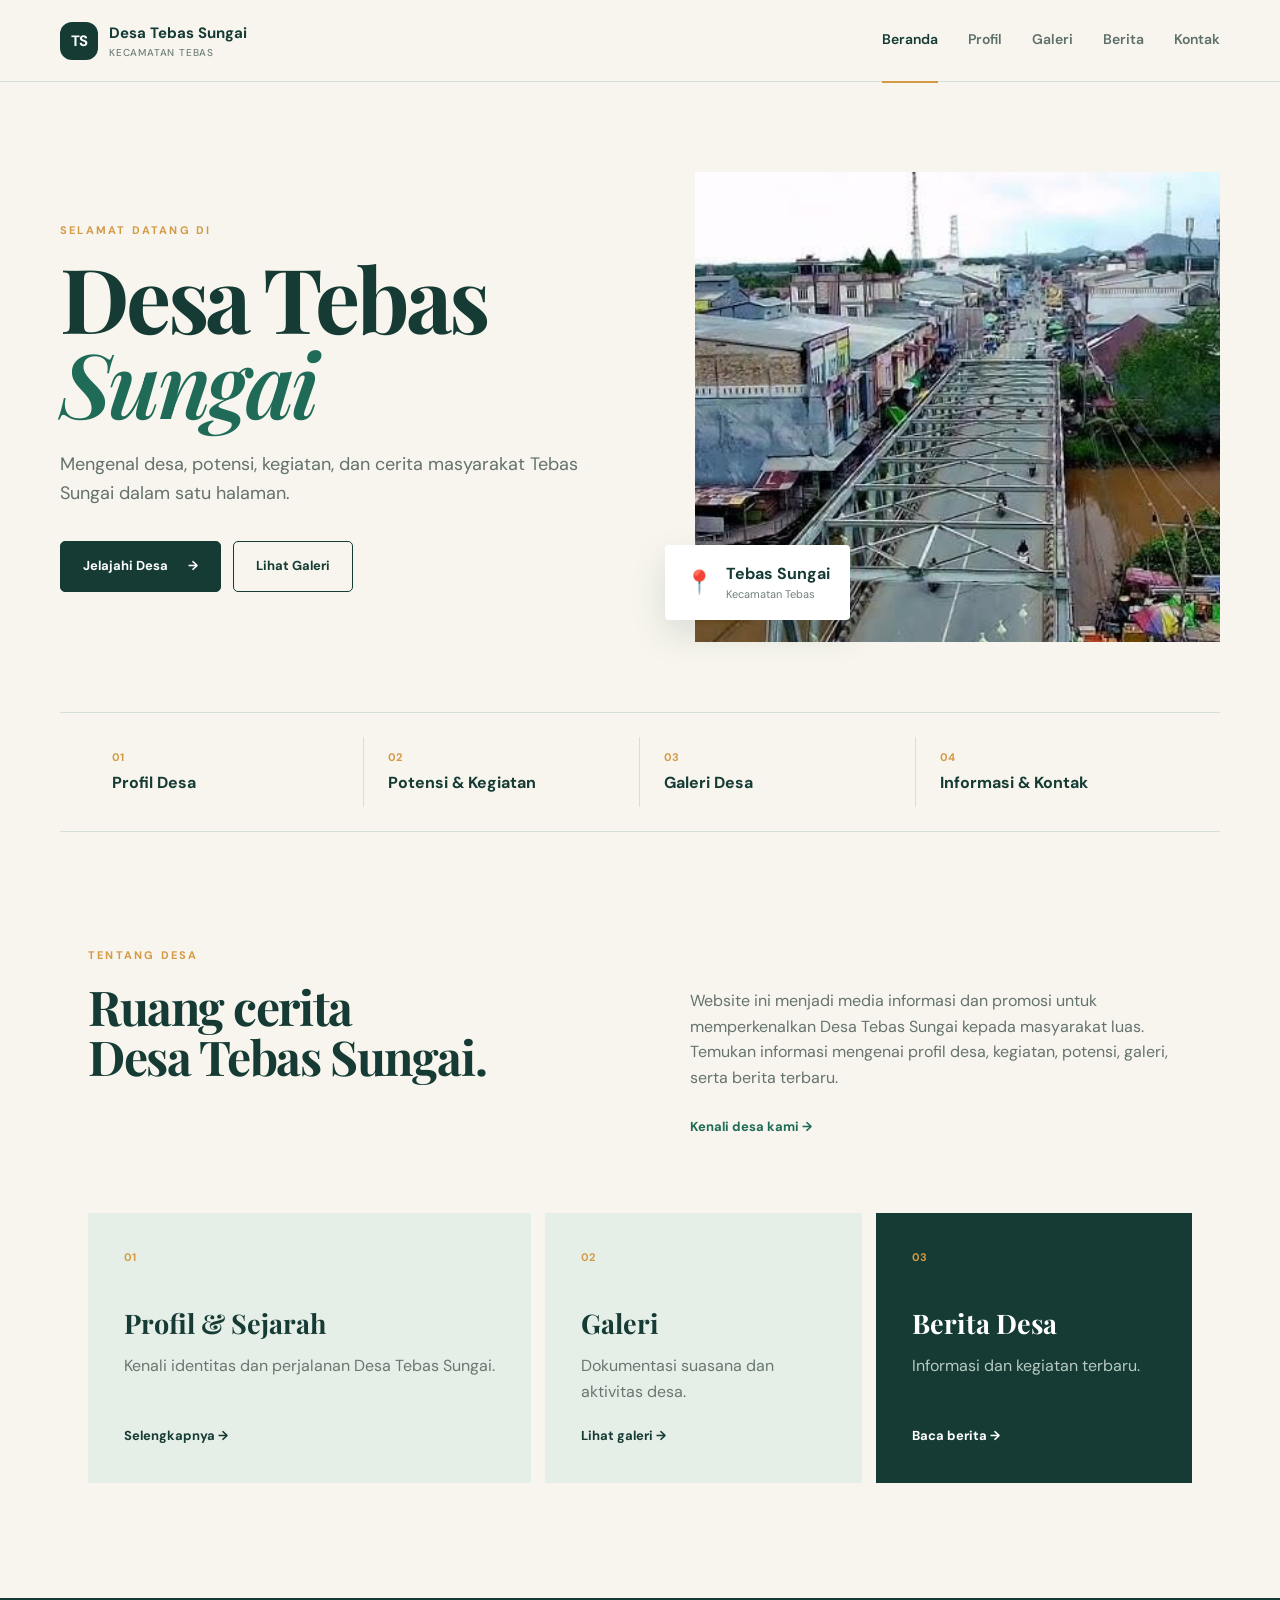
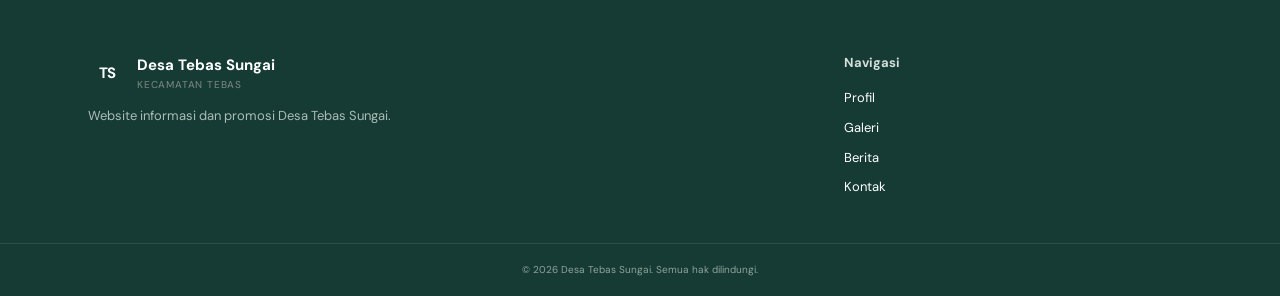
<file: index.html>
<!DOCTYPE html>
<html lang="id">
<head>
  <meta charset="UTF-8">
  <meta name="viewport" content="width=device-width, initial-scale=1.0">
  <title>Desa Tebas Sungai | Beranda</title>
  <meta name="description" content="Website promosi Desa Tebas Sungai, Kecamatan Tebas.">
  <link rel="stylesheet" href="style.css">
</head>
<body>
<header class="navbar">
  <a class="brand" href="index.html"><span class="brand-mark">TS</span><span>Desa Tebas Sungai<small>Kecamatan Tebas</small></span></a>
  <button class="menu-toggle" aria-label="Buka menu">☰</button>
  <nav>
    <a class="active" href="index.html">Beranda</a>
    <a href="profil.html">Profil</a>
    <a href="galeri.html">Galeri</a>
    <a href="berita.html">Berita</a>
    <a href="kontak.html">Kontak</a>
  </nav>
</header>

<main>
<section class="hero">
  <div class="hero-content">
    <p class="eyebrow">SELAMAT DATANG DI</p>
    <h1>Desa Tebas<br><em>Sungai</em></h1>
    <p class="lead">Mengenal desa, potensi, kegiatan, dan cerita masyarakat Tebas Sungai dalam satu halaman.</p>
    <div class="hero-actions">
      <a class="btn primary" href="profil.html">Jelajahi Desa <span>→</span></a>
      <a class="btn ghost" href="galeri.html">Lihat Galeri</a>
    </div>
  </div>
  <div class="hero-card">
    <div class="hero-image-placeholder"><img src="hero-desa.jpg" alt="Pemandangan Desa Tebas Sungai"></div>
    <div class="floating-info"><span>📍</span><div><b>Tebas Sungai</b><small>Kecamatan Tebas</small></div></div>
  </div>
</section>

<section class="stats wrap">
  <div><strong>01</strong><span>Profil Desa</span></div>
  <div><strong>02</strong><span>Potensi & Kegiatan</span></div>
  <div><strong>03</strong><span>Galeri Desa</span></div>
  <div><strong>04</strong><span>Informasi & Kontak</span></div>
</section>

<section class="section wrap intro">
  <div>
    <p class="eyebrow">TENTANG DESA</p>
    <h2>Ruang cerita<br>Desa Tebas Sungai.</h2>
  </div>
  <div class="section-copy">
    <p>Website ini menjadi media informasi dan promosi untuk memperkenalkan Desa Tebas Sungai kepada masyarakat luas. Temukan informasi mengenai profil desa, kegiatan, potensi, galeri, serta berita terbaru.</p>
    <a class="text-link" href="profil.html">Kenali desa kami →</a>
  </div>
</section>

<section class="feature wrap">
  <article class="feature-card large"><span>01</span><h3>Profil & Sejarah</h3><p>Kenali identitas dan perjalanan Desa Tebas Sungai.</p><a href="profil.html">Selengkapnya →</a></article>
  <article class="feature-card"><span>02</span><h3>Galeri</h3><p>Dokumentasi suasana dan aktivitas desa.</p><a href="galeri.html">Lihat galeri →</a></article>
  <article class="feature-card dark"><span>03</span><h3>Berita Desa</h3><p>Informasi dan kegiatan terbaru.</p><a href="berita.html">Baca berita →</a></article>
</section>
</main>

<footer><div class="wrap footer-grid"><div><div class="brand footer-brand"><span class="brand-mark">TS</span><span>Desa Tebas Sungai<small>Kecamatan Tebas</small></span></div><p>Website informasi dan promosi Desa Tebas Sungai.</p></div><div><b>Navigasi</b><a href="profil.html">Profil</a><a href="galeri.html">Galeri</a><a href="berita.html">Berita</a><a href="kontak.html">Kontak</a></div></div><div class="copyright">© 2026 Desa Tebas Sungai. Semua hak dilindungi.</div></footer>
<script src="script.js"></script>
</body>
</html>
</file>
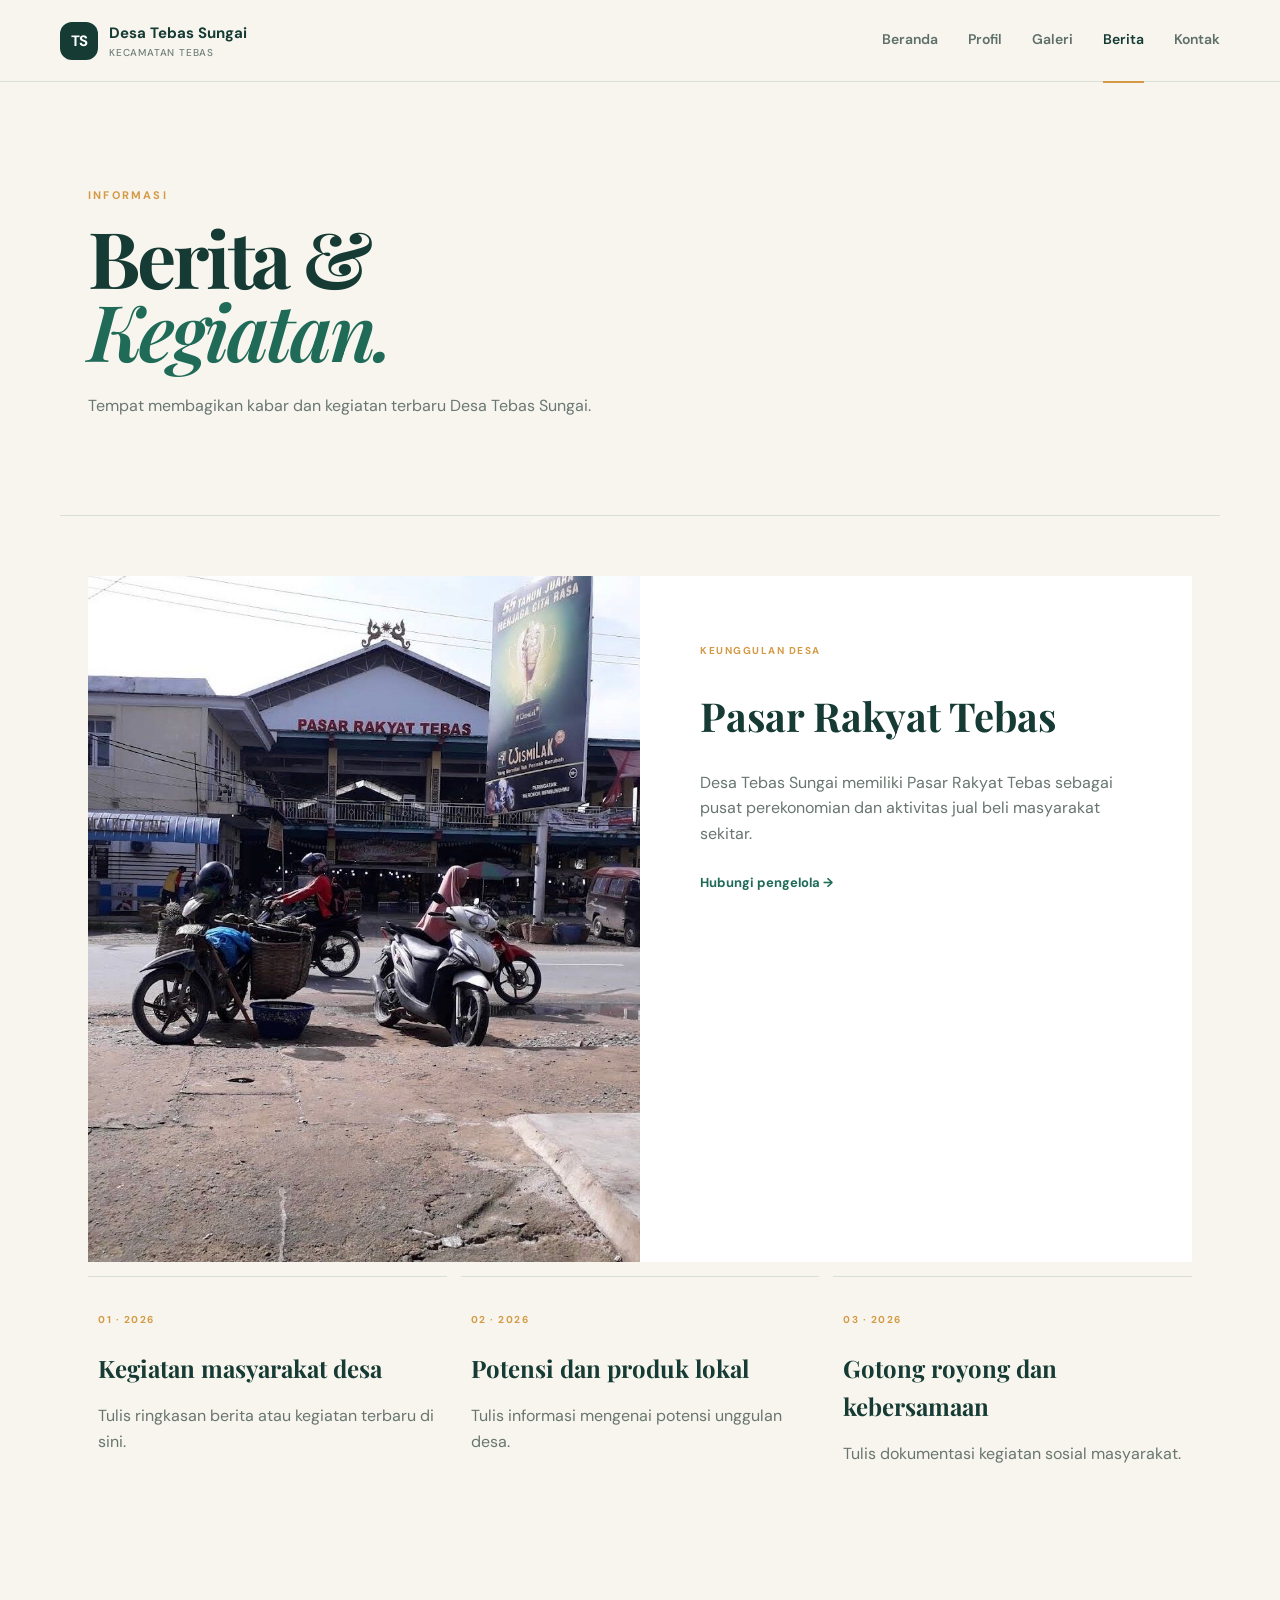
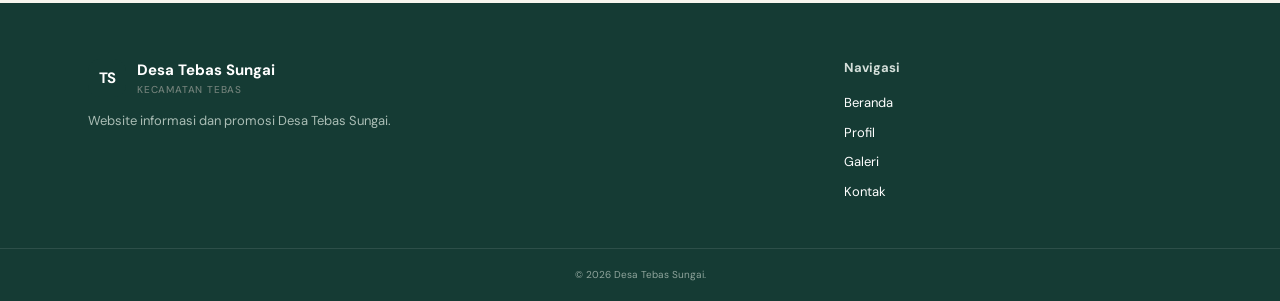
<file: berita.html>
<!DOCTYPE html>
<html lang="id">
<head><meta charset="UTF-8"><meta name="viewport" content="width=device-width, initial-scale=1.0"><title>Berita | Desa Tebas Sungai</title><link rel="stylesheet" href="style.css"></head>
<body>
<header class="navbar"><a class="brand" href="index.html"><span class="brand-mark">TS</span><span>Desa Tebas Sungai<small>Kecamatan Tebas</small></span></a><button class="menu-toggle">☰</button><nav><a href="index.html">Beranda</a><a href="profil.html">Profil</a><a href="galeri.html">Galeri</a><a class="active" href="berita.html">Berita</a><a href="kontak.html">Kontak</a></nav></header>
<main>
<section class="page-hero wrap"><p class="eyebrow">INFORMASI</p><h1>Berita &<br><em>Kegiatan.</em></h1><p>Tempat membagikan kabar dan kegiatan terbaru Desa Tebas Sungai.</p></section>
<section class="news wrap">
<article class="news-card featured"><div class="news-image"><img src="berita-pasar-rakyat-tebas.jpg" alt="Pasar Rakyat Tebas"></div><div class="news-body"><span class="tag">KEUNGGULAN DESA</span><h2>Pasar Rakyat Tebas</h2><p>Desa Tebas Sungai memiliki Pasar Rakyat Tebas sebagai pusat perekonomian dan aktivitas jual beli masyarakat sekitar.</p><a class="text-link" href="kontak.html">Hubungi pengelola →</a></div></article>
<div class="news-list">
<article><span class="date">01 · 2026</span><h3>Kegiatan masyarakat desa</h3><p>Tulis ringkasan berita atau kegiatan terbaru di sini.</p></article>
<article><span class="date">02 · 2026</span><h3>Potensi dan produk lokal</h3><p>Tulis informasi mengenai potensi unggulan desa.</p></article>
<article><span class="date">03 · 2026</span><h3>Gotong royong dan kebersamaan</h3><p>Tulis dokumentasi kegiatan sosial masyarakat.</p></article>
</div>
</section>
</main>
<footer><div class="wrap footer-grid"><div><div class="brand footer-brand"><span class="brand-mark">TS</span><span>Desa Tebas Sungai<small>Kecamatan Tebas</small></span></div><p>Website informasi dan promosi Desa Tebas Sungai.</p></div><div><b>Navigasi</b><a href="index.html">Beranda</a><a href="profil.html">Profil</a><a href="galeri.html">Galeri</a><a href="kontak.html">Kontak</a></div></div><div class="copyright">© 2026 Desa Tebas Sungai.</div></footer><script src="script.js"></script></body></html>
</file>
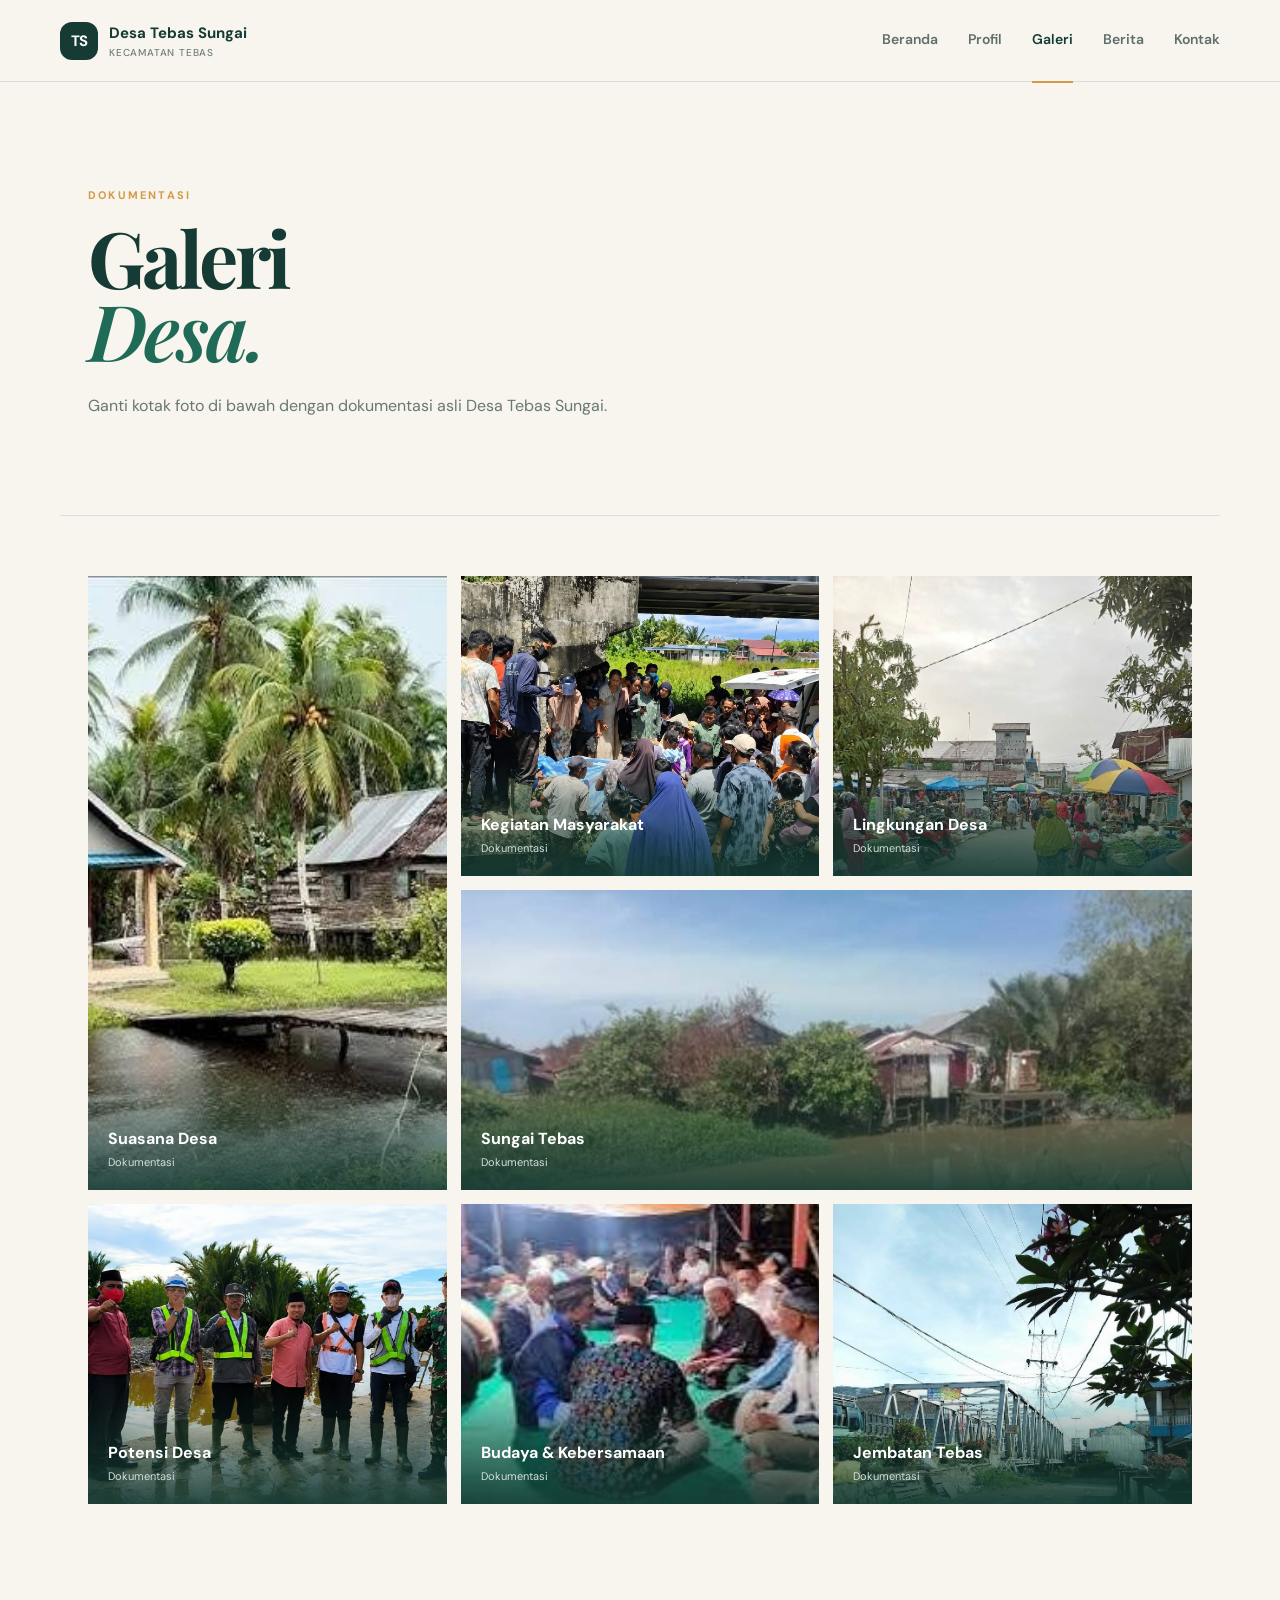
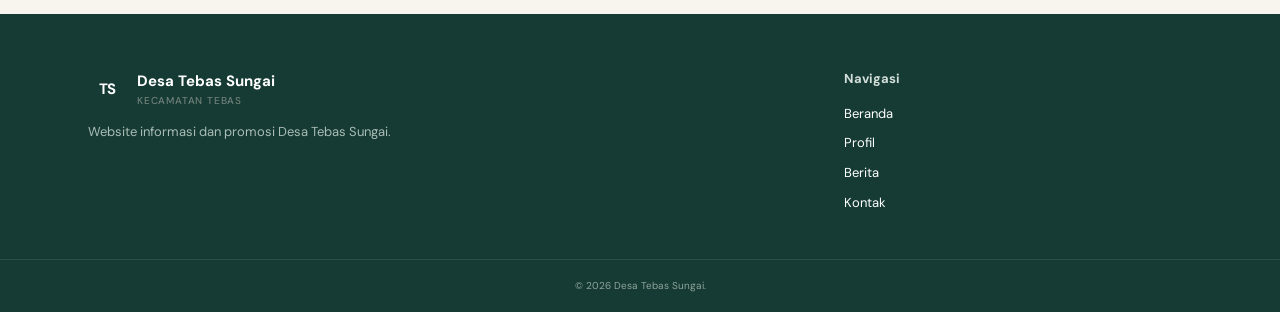
<file: galeri.html>
<!DOCTYPE html>
<html lang="id">
<head><meta charset="UTF-8"><meta name="viewport" content="width=device-width, initial-scale=1.0"><title>Galeri | Desa Tebas Sungai</title><link rel="stylesheet" href="style.css"></head>
<body>
<header class="navbar"><a class="brand" href="index.html"><span class="brand-mark">TS</span><span>Desa Tebas Sungai<small>Kecamatan Tebas</small></span></a><button class="menu-toggle">☰</button><nav><a href="index.html">Beranda</a><a href="profil.html">Profil</a><a class="active" href="galeri.html">Galeri</a><a href="berita.html">Berita</a><a href="kontak.html">Kontak</a></nav></header>
<main>
<section class="page-hero wrap"><p class="eyebrow">DOKUMENTASI</p><h1>Galeri<br><em>Desa.</em></h1><p>Ganti kotak foto di bawah dengan dokumentasi asli Desa Tebas Sungai.</p></section>
<section class="gallery wrap">
  <div class="gallery-item tall"><div class="photo"><img src="gallery-suasana-desa.jpg" alt="Suasana Desa Tebas Sungai"></div><div><b>Suasana Desa</b><span>Dokumentasi</span></div></div>
  <div class="gallery-item"><div class="photo"><img src="gallery-kegiatan-masyarakat.jpg" alt="Kegiatan Masyarakat Desa Tebas Sungai"></div><div><b>Kegiatan Masyarakat</b><span>Dokumentasi</span></div></div>
  <div class="gallery-item"><div class="photo"><img src="gallery-lingkungan-desa.jpg" alt="Lingkungan Desa Tebas Sungai"></div><div><b>Lingkungan Desa</b><span>Dokumentasi</span></div></div>
  <div class="gallery-item wide"><div class="photo"><img src="gallery-sungai-tebas.jpg" alt="Sungai Tebas"></div><div><b>Sungai Tebas</b><span>Dokumentasi</span></div></div>
  <div class="gallery-item"><div class="photo"><img src="gallery-potensi-desa.jpg" alt="Potensi Desa Tebas Sungai"></div><div><b>Potensi Desa</b><span>Dokumentasi</span></div></div>
  <div class="gallery-item"><div class="photo"><img src="gallery-budaya-kebersamaan.jpg" alt="Budaya dan Kebersamaan Desa Tebas Sungai"></div><div><b>Budaya & Kebersamaan</b><span>Dokumentasi</span></div></div>
  <div class="gallery-item"><div class="photo"><img src="gallery-jembatan-tebas.jpg" alt="Jembatan Tebas"></div><div><b>Jembatan Tebas</b><span>Dokumentasi</span></div></div>
</section>
</main>
<footer><div class="wrap footer-grid"><div><div class="brand footer-brand"><span class="brand-mark">TS</span><span>Desa Tebas Sungai<small>Kecamatan Tebas</small></span></div><p>Website informasi dan promosi Desa Tebas Sungai.</p></div><div><b>Navigasi</b><a href="index.html">Beranda</a><a href="profil.html">Profil</a><a href="berita.html">Berita</a><a href="kontak.html">Kontak</a></div></div><div class="copyright">© 2026 Desa Tebas Sungai.</div></footer><script src="script.js"></script></body></html>
</file>
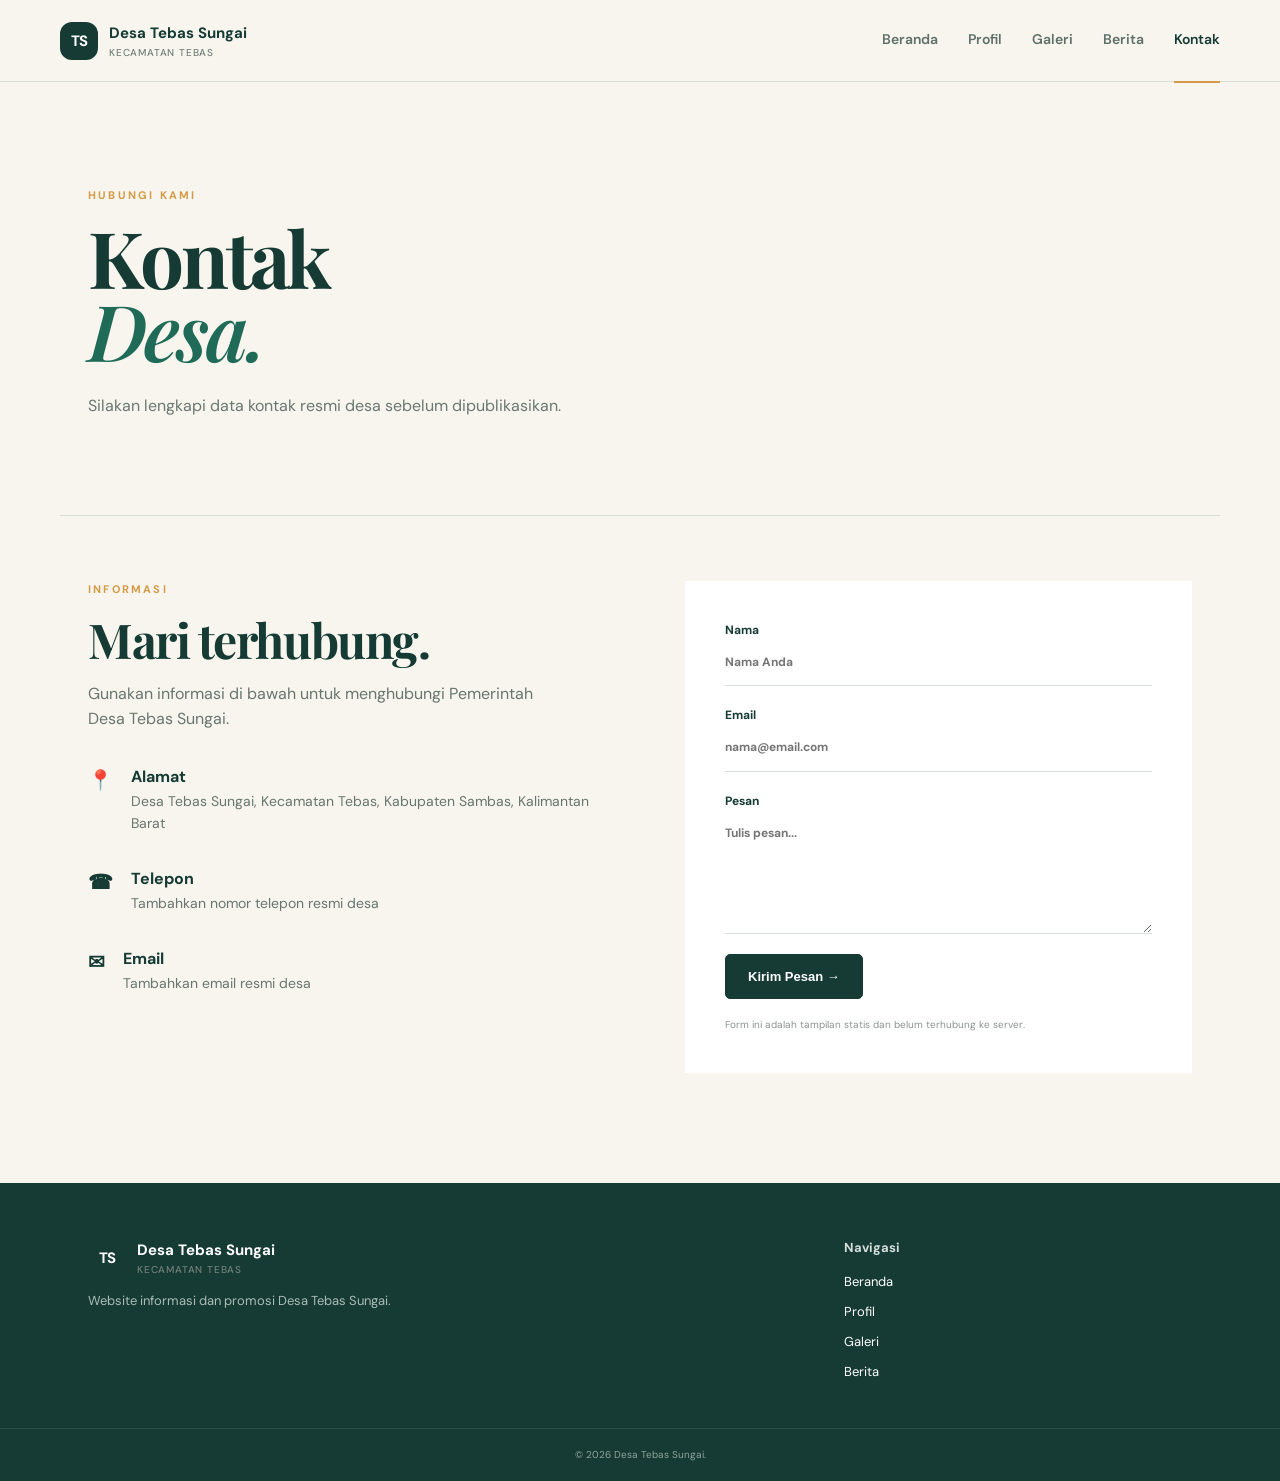
<file: kontak.html>
<!DOCTYPE html>
<html lang="id">
<head><meta charset="UTF-8"><meta name="viewport" content="width=device-width, initial-scale=1.0"><title>Kontak | Desa Tebas Sungai</title><link rel="stylesheet" href="style.css"></head>
<body>
<header class="navbar"><a class="brand" href="index.html"><span class="brand-mark">TS</span><span>Desa Tebas Sungai<small>Kecamatan Tebas</small></span></a><button class="menu-toggle">☰</button><nav><a href="index.html">Beranda</a><a href="profil.html">Profil</a><a href="galeri.html">Galeri</a><a href="berita.html">Berita</a><a class="active" href="kontak.html">Kontak</a></nav></header>
<main>
<section class="page-hero wrap"><p class="eyebrow">HUBUNGI KAMI</p><h1>Kontak<br><em>Desa.</em></h1><p>Silakan lengkapi data kontak resmi desa sebelum dipublikasikan.</p></section>
<section class="contact wrap">
<div class="contact-info"><p class="eyebrow">INFORMASI</p><h2>Mari terhubung.</h2><p>Gunakan informasi di bawah untuk menghubungi Pemerintah Desa Tebas Sungai.</p><div class="contact-row"><b>📍</b><div><strong>Alamat</strong><span>Desa Tebas Sungai, Kecamatan Tebas, Kabupaten Sambas, Kalimantan Barat</span></div></div><div class="contact-row"><b>☎</b><div><strong>Telepon</strong><span>Tambahkan nomor telepon resmi desa</span></div></div><div class="contact-row"><b>✉</b><div><strong>Email</strong><span>Tambahkan email resmi desa</span></div></div></div>
<form class="contact-form" onsubmit="return false"><label>Nama<input type="text" placeholder="Nama Anda"></label><label>Email<input type="email" placeholder="nama@email.com"></label><label>Pesan<textarea rows="5" placeholder="Tulis pesan..."></textarea></label><button class="btn primary" type="submit">Kirim Pesan →</button><small>Form ini adalah tampilan statis dan belum terhubung ke server.</small></form>
</section>
</main>
<footer><div class="wrap footer-grid"><div><div class="brand footer-brand"><span class="brand-mark">TS</span><span>Desa Tebas Sungai<small>Kecamatan Tebas</small></span></div><p>Website informasi dan promosi Desa Tebas Sungai.</p></div><div><b>Navigasi</b><a href="index.html">Beranda</a><a href="profil.html">Profil</a><a href="galeri.html">Galeri</a><a href="berita.html">Berita</a></div></div><div class="copyright">© 2026 Desa Tebas Sungai.</div></footer><script src="script.js"></script></body></html>
</file>
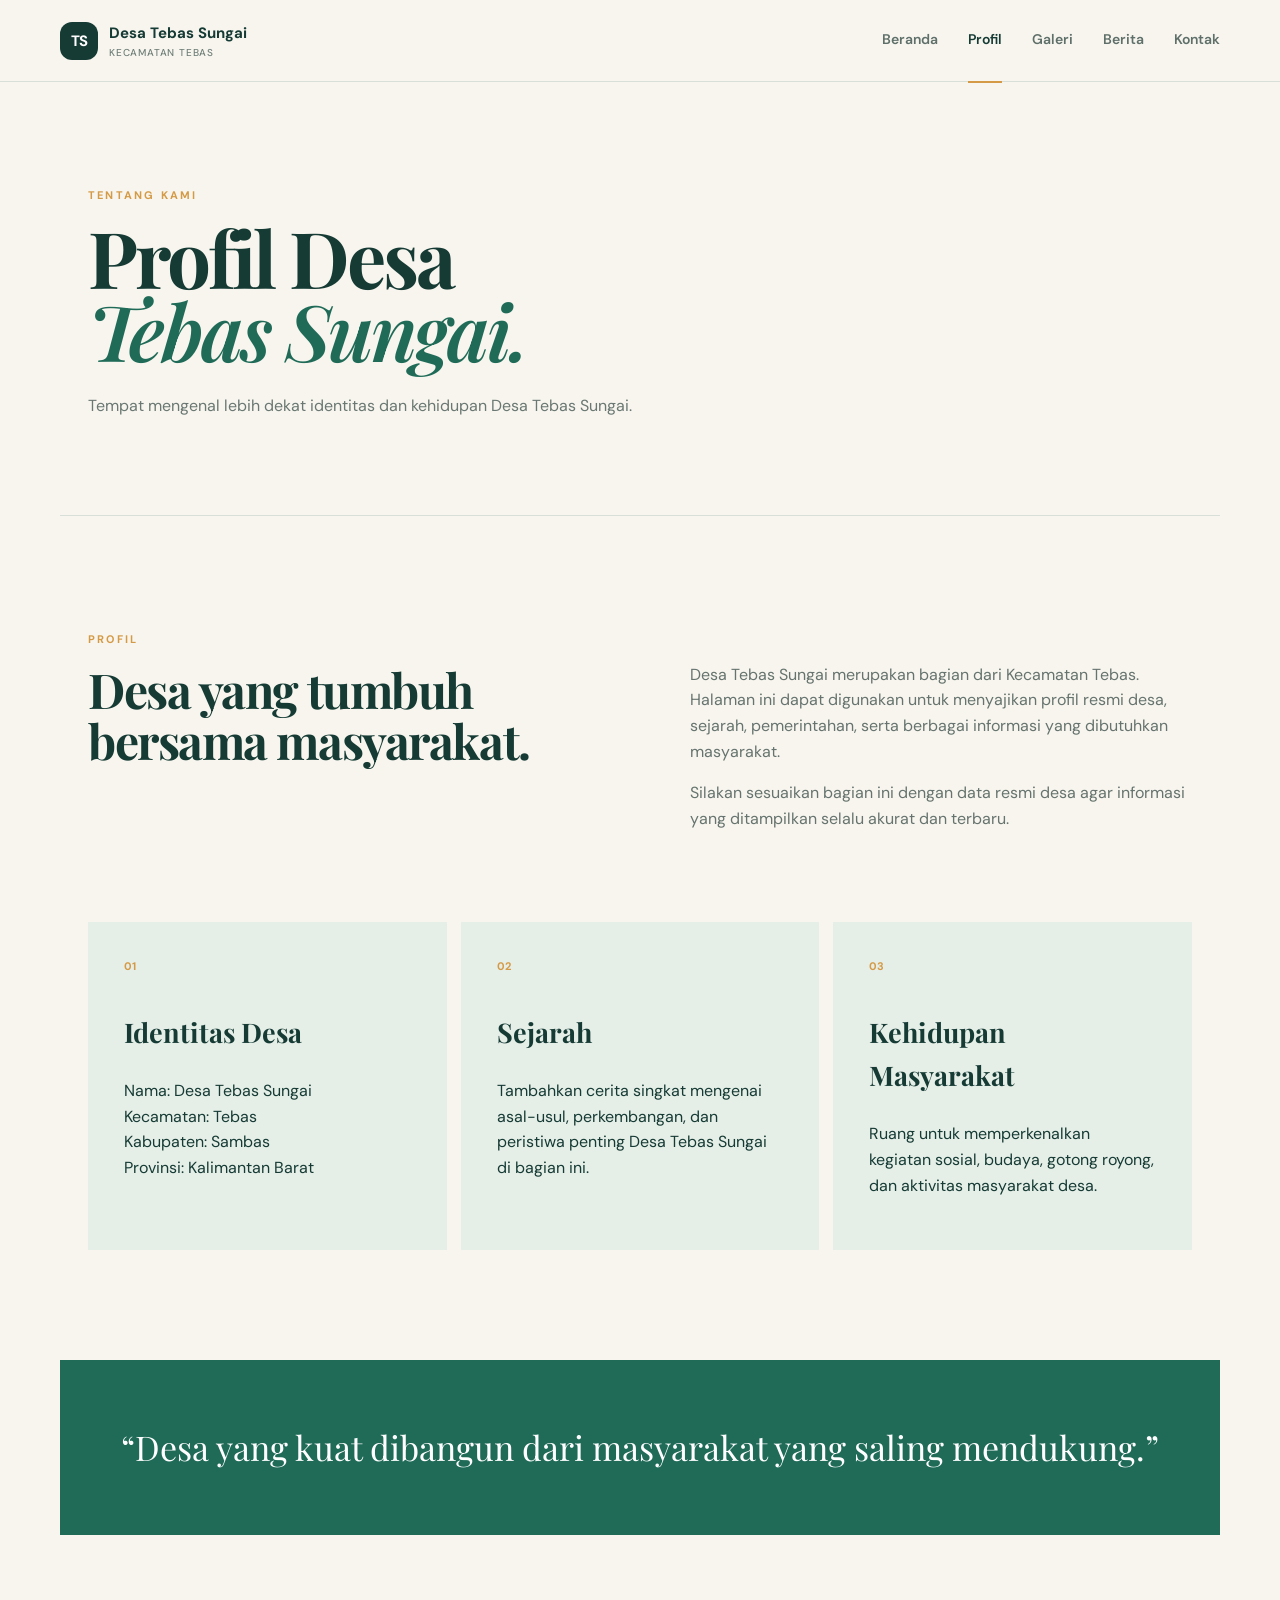
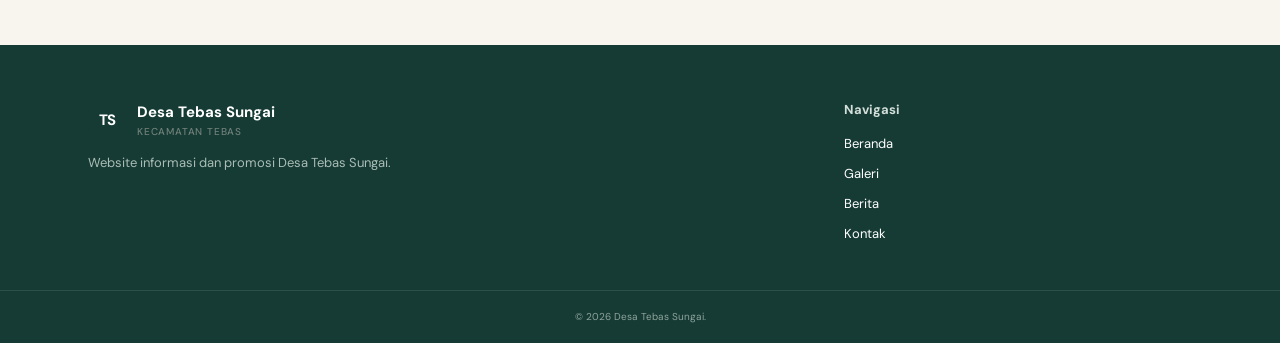
<file: profil.html>
<!DOCTYPE html>
<html lang="id">
<head><meta charset="UTF-8"><meta name="viewport" content="width=device-width, initial-scale=1.0"><title>Profil | Desa Tebas Sungai</title><link rel="stylesheet" href="style.css"></head>
<body>
<header class="navbar"><a class="brand" href="index.html"><span class="brand-mark">TS</span><span>Desa Tebas Sungai<small>Kecamatan Tebas</small></span></a><button class="menu-toggle">☰</button><nav><a href="index.html">Beranda</a><a class="active" href="profil.html">Profil</a><a href="galeri.html">Galeri</a><a href="berita.html">Berita</a><a href="kontak.html">Kontak</a></nav></header>
<main>
<section class="page-hero wrap"><p class="eyebrow">TENTANG KAMI</p><h1>Profil Desa<br><em>Tebas Sungai.</em></h1><p>Tempat mengenal lebih dekat identitas dan kehidupan Desa Tebas Sungai.</p></section>
<section class="section wrap two-col"><div><p class="eyebrow">PROFIL</p><h2>Desa yang tumbuh bersama masyarakat.</h2></div><div><p>Desa Tebas Sungai merupakan bagian dari Kecamatan Tebas. Halaman ini dapat digunakan untuk menyajikan profil resmi desa, sejarah, pemerintahan, serta berbagai informasi yang dibutuhkan masyarakat.</p><p>Silakan sesuaikan bagian ini dengan data resmi desa agar informasi yang ditampilkan selalu akurat dan terbaru.</p></div></section>
<section class="info-grid wrap"><article><span>01</span><h3>Identitas Desa</h3><p>Nama: Desa Tebas Sungai<br>Kecamatan: Tebas<br>Kabupaten: Sambas<br>Provinsi: Kalimantan Barat</p></article><article><span>02</span><h3>Sejarah</h3><p>Tambahkan cerita singkat mengenai asal-usul, perkembangan, dan peristiwa penting Desa Tebas Sungai di bagian ini.</p></article><article><span>03</span><h3>Kehidupan Masyarakat</h3><p>Ruang untuk memperkenalkan kegiatan sosial, budaya, gotong royong, dan aktivitas masyarakat desa.</p></article></section>
<section class="quote wrap"><p>“Desa yang kuat dibangun dari masyarakat yang saling mendukung.”</p></section>
</main>
<footer><div class="wrap footer-grid"><div><div class="brand footer-brand"><span class="brand-mark">TS</span><span>Desa Tebas Sungai<small>Kecamatan Tebas</small></span></div><p>Website informasi dan promosi Desa Tebas Sungai.</p></div><div><b>Navigasi</b><a href="index.html">Beranda</a><a href="galeri.html">Galeri</a><a href="berita.html">Berita</a><a href="kontak.html">Kontak</a></div></div><div class="copyright">© 2026 Desa Tebas Sungai.</div></footer><script src="script.js"></script></body></html>
</file>
<file: style.css>
@import url('https://fonts.googleapis.com/css2?family=DM+Sans:wght@400;500;600;700&family=Playfair+Display:ital,wght@0,600;0,700;1,600;1,700&display=swap');
:root{--ink:#153b34;--green:#1f6b58;--mint:#dcefe5;--cream:#f7f5ee;--gold:#d49a45;--white:#fff;--line:#d8ded8;--max:1160px}
*{box-sizing:border-box}html{scroll-behavior:smooth}body{margin:0;background:var(--cream);color:var(--ink);font-family:'DM Sans',sans-serif;line-height:1.6}a{text-decoration:none;color:inherit}.wrap{max-width:var(--max);margin:auto;padding-left:28px;padding-right:28px}
.navbar{height:82px;padding:0 max(28px,calc((100% - 1160px)/2));display:flex;align-items:center;justify-content:space-between;background:rgba(247,245,238,.94);backdrop-filter:blur(10px);position:sticky;top:0;z-index:10;border-bottom:1px solid var(--line)}
.brand{display:flex;align-items:center;gap:11px;font-weight:700;font-size:15px}.brand small{display:block;font-size:10px;font-weight:500;color:#718079;letter-spacing:.08em;text-transform:uppercase}.brand-mark{width:38px;height:38px;border-radius:12px;background:var(--ink);color:white;display:grid;place-items:center;font-weight:700;letter-spacing:-.05em}nav{display:flex;gap:30px;font-size:14px;font-weight:600;color:#5f6f69}nav a{padding:30px 0;border-bottom:2px solid transparent}nav a:hover,nav a.active{color:var(--ink);border-bottom-color:var(--gold)}.menu-toggle{display:none;border:0;background:none;font-size:25px;color:var(--ink)}
.hero{max-width:1240px;margin:0 auto;padding:90px 40px 70px;min-height:620px;display:grid;grid-template-columns:1.05fr .95fr;align-items:center;gap:55px}.eyebrow{font-size:11px;letter-spacing:.2em;font-weight:700;color:var(--gold);margin:0 0 16px}.hero h1,.page-hero h1{font-family:'Playfair Display',serif;font-size:clamp(58px,7vw,92px);line-height:.94;margin:0 0 26px;letter-spacing:-.04em}.hero h1 em,.page-hero h1 em,h2 em{color:var(--green);font-weight:600}.lead{font-size:18px;max-width:530px;color:#64716c}.hero-actions{display:flex;gap:12px;margin-top:34px}.btn{display:inline-flex;align-items:center;justify-content:center;gap:20px;padding:14px 22px;border-radius:5px;border:1px solid var(--ink);font-weight:700;font-size:13px}.btn.primary{background:var(--ink);color:white}.btn.primary:hover{background:var(--green)}.btn.ghost{background:transparent}.hero-card{height:470px;position:relative}.hero-image-placeholder,.news-image,.photo{height:100%;display:grid;place-items:center;background:linear-gradient(135deg,#a8cbbd,#e4efe8 55%,#b6d0c4);color:var(--ink);font-family:'Playfair Display',serif;font-size:28px;text-align:center;letter-spacing:.05em;overflow:hidden}
.hero-image-placeholder img,.news-image img,.photo img{width:100%;height:100%;object-fit:cover;display:block}.floating-info{position:absolute;bottom:22px;left:-30px;background:white;padding:16px 20px;display:flex;gap:12px;align-items:center;box-shadow:0 14px 35px #163b3420;border-radius:4px}.floating-info span{font-size:23px}.floating-info small{display:block;color:#718079;font-size:11px}.stats{display:grid;grid-template-columns:repeat(4,1fr);border-top:1px solid var(--line);border-bottom:1px solid var(--line);padding-top:24px;padding-bottom:24px}.stats div{padding:12px 24px;border-right:1px solid var(--line);display:flex;flex-direction:column}.stats div:last-child{border:0}.stats strong{font-size:11px;color:var(--gold)}.stats span{font-weight:700;margin-top:3px}.section{padding-top:115px;padding-bottom:75px}.intro{display:grid;grid-template-columns:1fr 1fr;gap:100px}.section h2,.two-col h2,.contact h2{font-family:'Playfair Display',serif;font-size:48px;line-height:1.05;margin:0;letter-spacing:-.03em}.section-copy{padding-top:25px;color:#65736e;font-size:16px}.text-link{display:inline-block;margin-top:10px;color:var(--green);font-weight:700;font-size:13px}.feature{display:grid;grid-template-columns:1.4fr 1fr 1fr;gap:14px;padding-bottom:115px}.feature-card,.info-grid article{background:#e6eee8;padding:36px;min-height:270px;display:flex;flex-direction:column}.feature-card span,.info-grid span{font-size:11px;color:var(--gold);font-weight:700}.feature-card h3,.info-grid h3{font-family:'Playfair Display',serif;font-size:27px;margin:35px 0 8px}.feature-card p{color:#687871;margin:0}.feature-card a{margin-top:auto;font-size:13px;font-weight:700}.feature-card.dark{background:var(--ink);color:white}.feature-card.dark p{color:#b6c9c2}.page-hero{padding-top:105px;padding-bottom:80px;border-bottom:1px solid var(--line)}.page-hero h1{font-size:clamp(55px,7vw,78px)}.page-hero>p:last-child{max-width:600px;color:#6a7772}.two-col{display:grid;grid-template-columns:1fr 1fr;gap:100px}.two-col>div:last-child{color:#66736e;padding-top:15px}.info-grid{display:grid;grid-template-columns:repeat(3,1fr);gap:14px;padding-bottom:110px}.quote{background:var(--green);color:white;padding-top:60px;padding-bottom:60px;margin-bottom:110px;text-align:center}.quote p{font-family:'Playfair Display',serif;font-size:34px;margin:0}.gallery{padding-top:60px;padding-bottom:110px;display:grid;grid-template-columns:repeat(3,1fr);grid-auto-rows:300px;gap:14px}.gallery-item{position:relative;overflow:hidden;background:white}.gallery-item .photo{font-size:20px}.gallery-item>div:last-child{position:absolute;bottom:0;left:0;right:0;background:linear-gradient(transparent,#153b34e8);color:white;padding:55px 20px 18px}.gallery-item span{display:block;font-size:11px;color:#d4dfda;margin-top:3px}.gallery-item.tall{grid-row:span 2}.gallery-item.wide{grid-column:span 2}.news{padding-top:60px;padding-bottom:110px}.news-card{display:grid;grid-template-columns:1fr 1fr;background:white;min-height:420px}.news-image{font-size:24px}.news-body{padding:60px}.tag,.date{font-size:10px;letter-spacing:.15em;color:var(--gold);font-weight:700}.news-body h2{font-family:'Playfair Display',serif;font-size:40px;line-height:1.05}.news-body p,.news-list p{color:#68766f}.news-list{display:grid;grid-template-columns:repeat(3,1fr);gap:14px;margin-top:14px}.news-list article{border-top:1px solid var(--line);padding:28px 10px 10px}.news-list h3{font-family:'Playfair Display',serif;font-size:24px;margin:18px 0 5px}.contact{display:grid;grid-template-columns:1fr 1fr;gap:90px;padding-top:65px;padding-bottom:110px}.contact-info>p:not(.eyebrow){color:#68766f;max-width:480px}.contact-row{display:flex;gap:18px;margin-top:32px}.contact-row>b{font-size:20px}.contact-row strong,.contact-row span{display:block}.contact-row span{color:#68766f;font-size:14px}.contact-form{background:white;padding:40px}.contact-form label{display:block;font-size:12px;font-weight:700;margin-bottom:20px}.contact-form input,.contact-form textarea{display:block;width:100%;border:0;border-bottom:1px solid var(--line);padding:13px 0;background:transparent;font:inherit;outline:none;color:var(--ink)}.contact-form textarea{resize:vertical}.contact-form small{display:block;color:#89938f;margin-top:18px;font-size:10px}footer{background:var(--ink);color:white;padding-top:55px}.footer-grid{display:grid;grid-template-columns:2fr 1fr;gap:60px;padding-bottom:45px}.footer-brand{color:white}.footer-grid p{color:#aabdb5;font-size:13px;max-width:350px}.footer-grid>div:last-child{display:flex;flex-direction:column;gap:9px;font-size:13px}.footer-grid b{margin-bottom:5px;color:#d4dfda}.copyright{border-top:1px solid #ffffff1a;padding:18px 28px;text-align:center;color:#8fa49c;font-size:10px}
@media(max-width:800px){.navbar{height:70px;padding:0 20px}.menu-toggle{display:block}nav{display:none;position:absolute;top:70px;left:0;right:0;background:var(--cream);padding:10px 20px 20px;border-bottom:1px solid var(--line);flex-direction:column;gap:0}nav.open{display:flex}nav a{padding:12px 0}.hero{grid-template-columns:1fr;padding:65px 25px 55px;min-height:auto}.hero h1{font-size:60px}.hero-card{height:330px}.floating-info{left:10px}.stats{grid-template-columns:1fr 1fr}.stats div:nth-child(2){border-right:0}.intro,.two-col,.contact{grid-template-columns:1fr;gap:30px}.section{padding-top:75px}.section h2,.two-col h2,.contact h2{font-size:39px}.feature,.info-grid,.news-list{grid-template-columns:1fr}.gallery{grid-template-columns:1fr 1fr;grid-auto-rows:230px;padding-top:35px}.gallery-item.tall{grid-row:span 1}.gallery-item.wide{grid-column:span 2}.news-card{grid-template-columns:1fr}.news-body{padding:35px}.news-body h2{font-size:32px}.contact{gap:40px}.footer-grid{grid-template-columns:1fr}}
</file>
